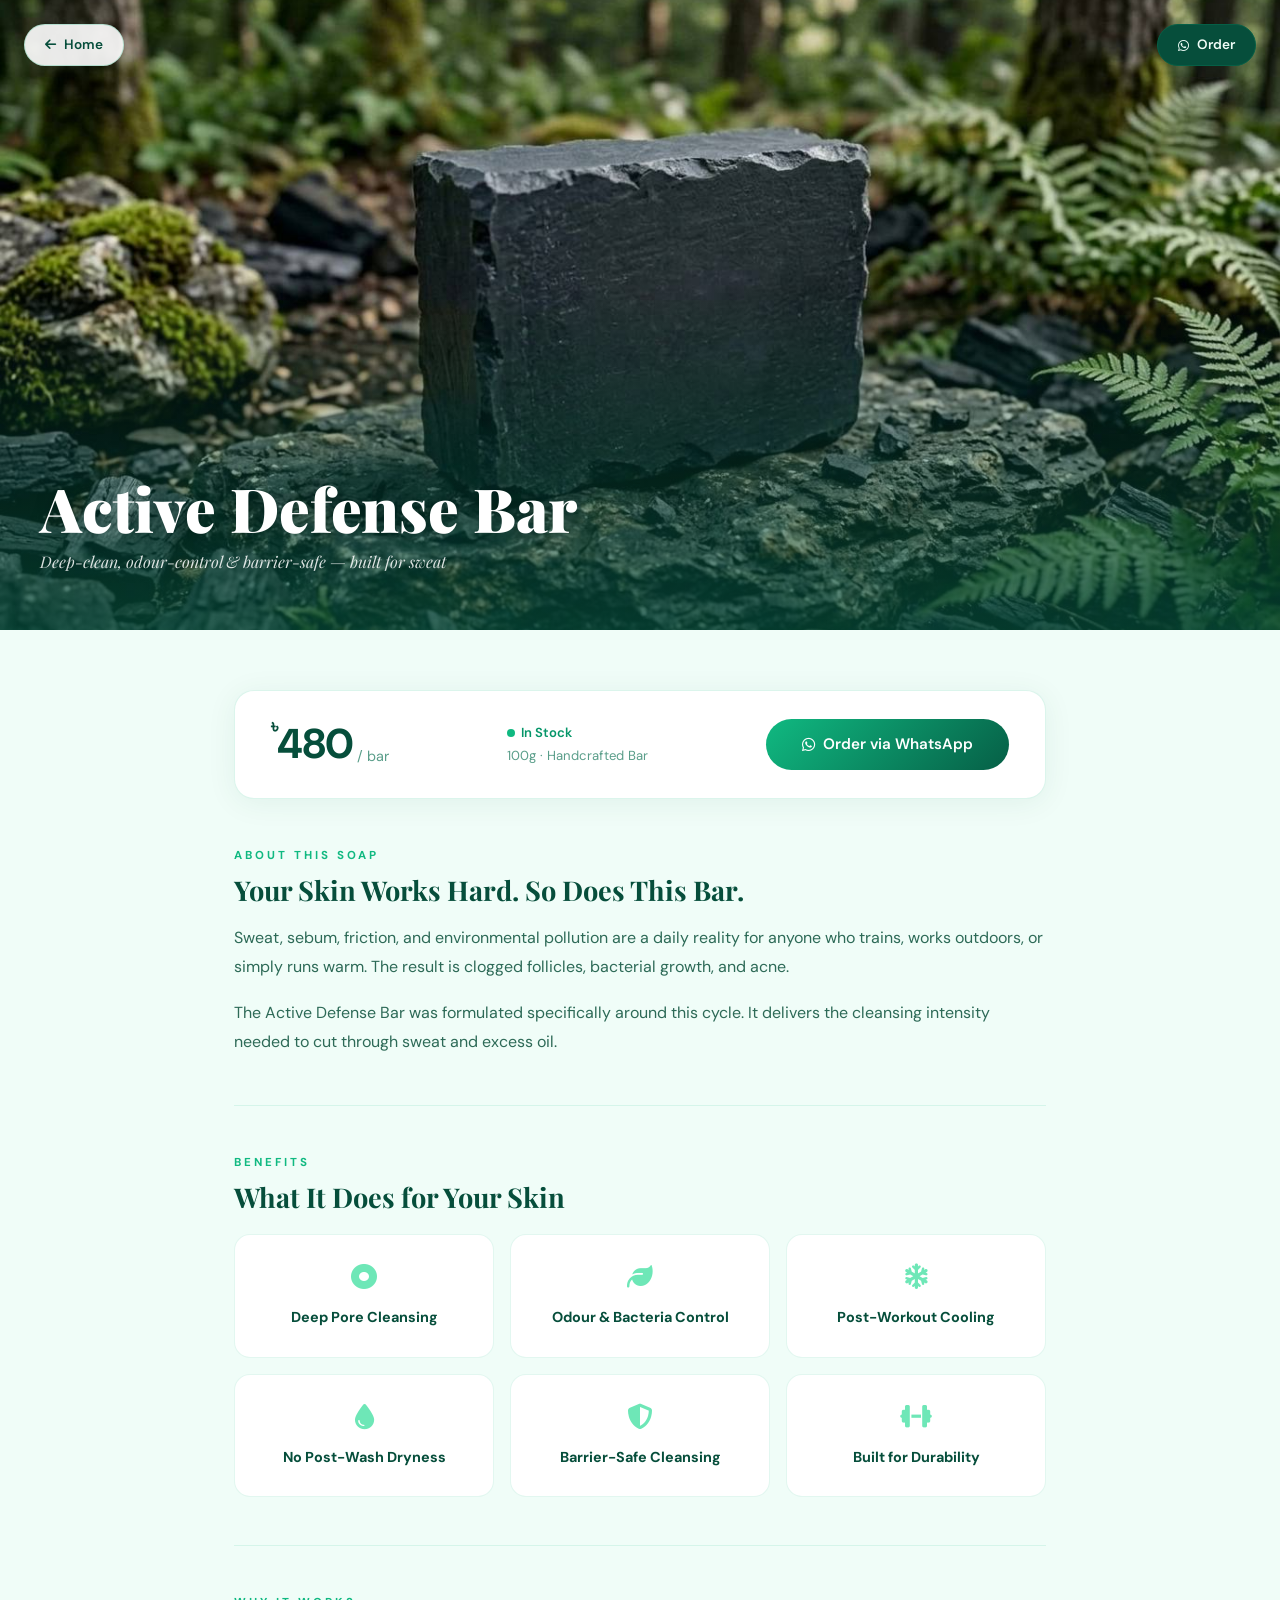
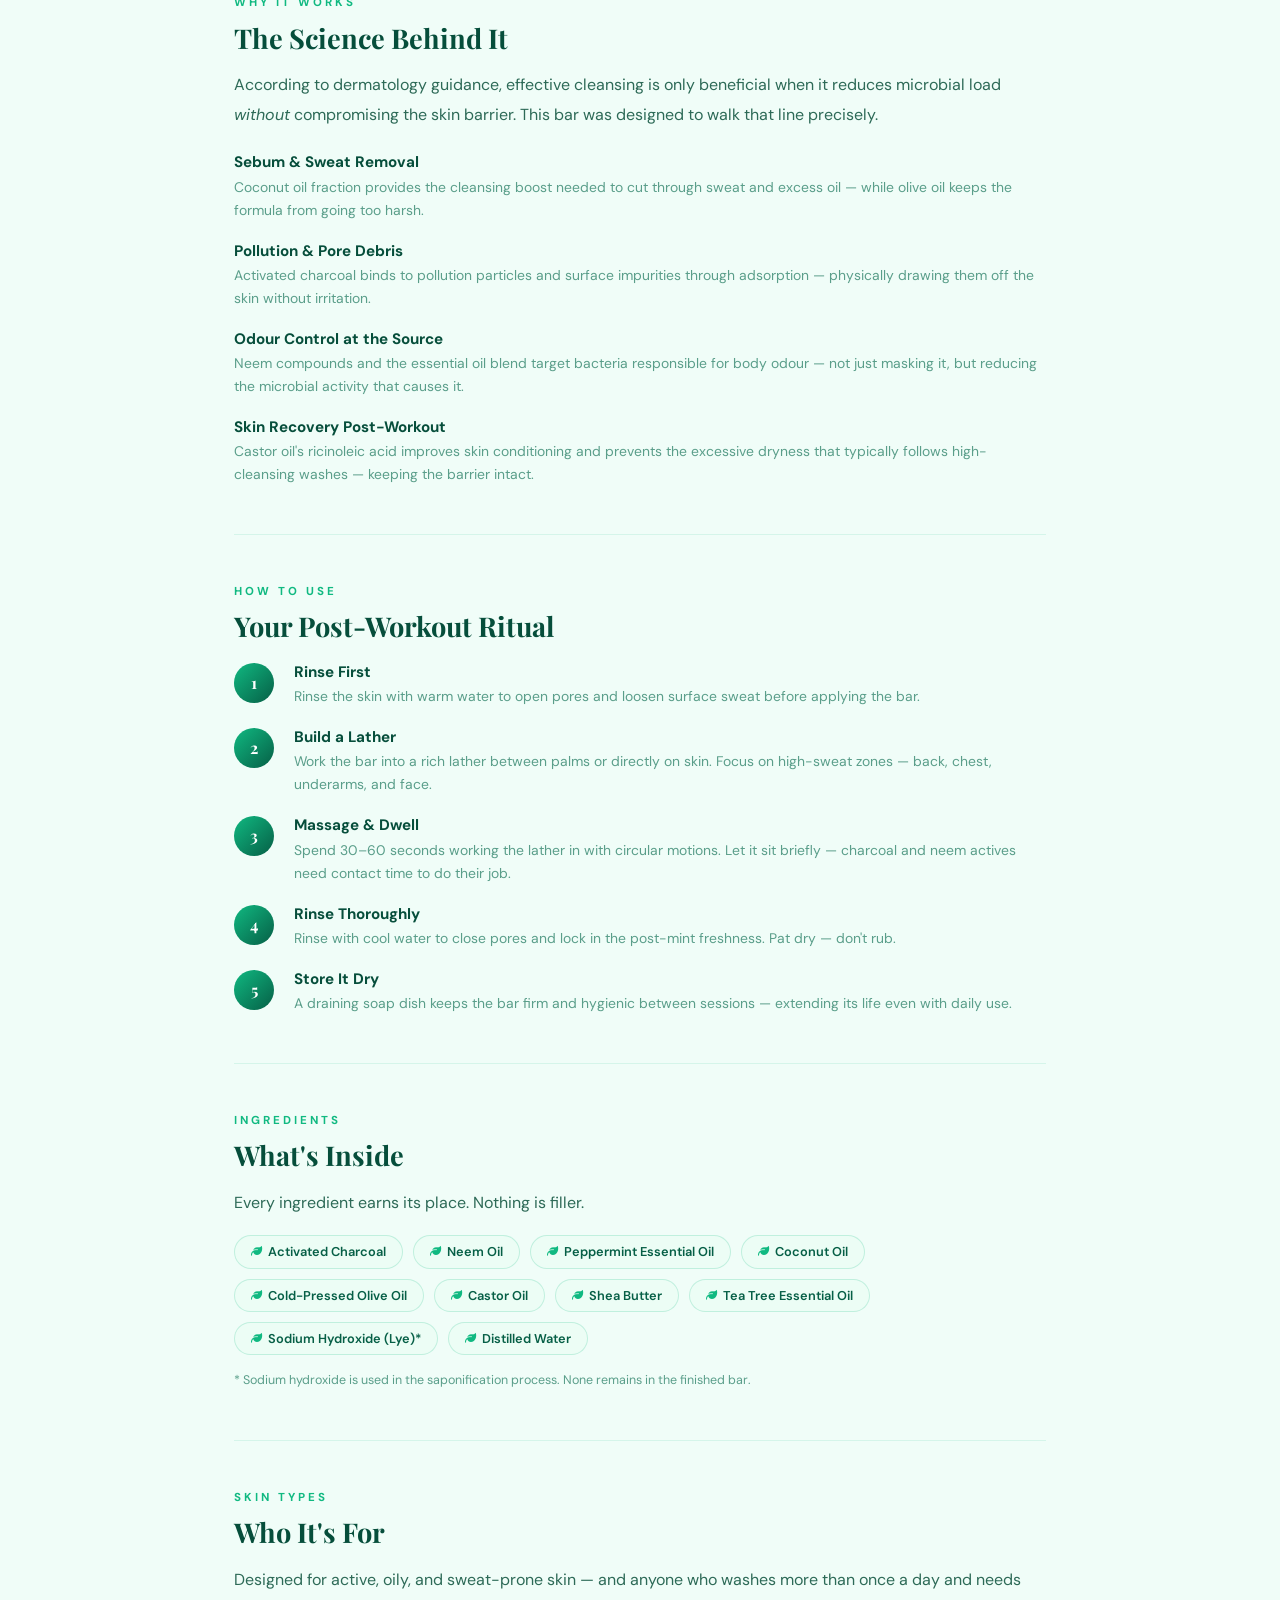
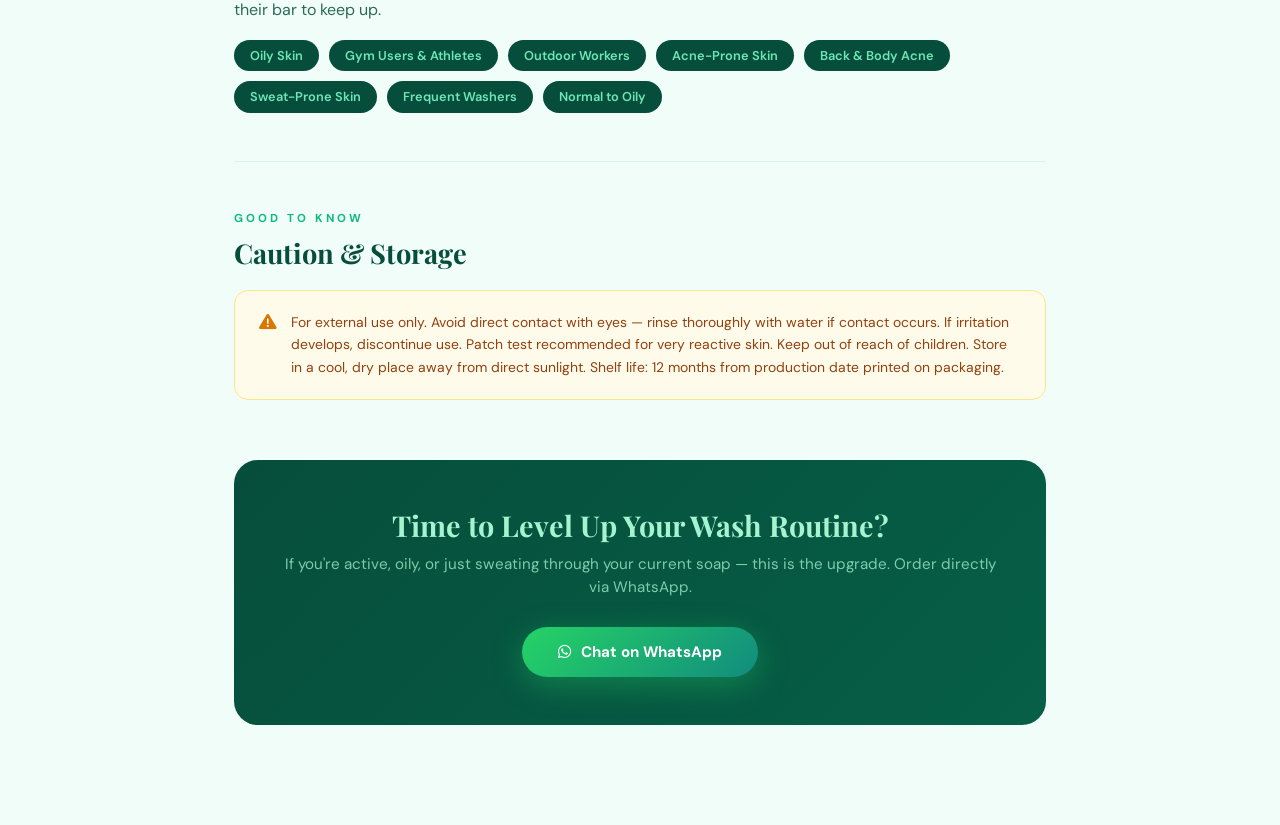
<file: active-defense-bar.html>
<!DOCTYPE html>
<html lang="en">
<head>
  <meta charset="UTF-8" />
  <meta name="viewport" content="width=device-width, initial-scale=1.0" />
  <title>Active Defense Bar — Deep Cleansing Soap for Gym, Oily & Acne-Prone Skin | Eco Nur</title>
  <meta name="description" content="A dermatology-aligned handcrafted soap bar for active, oily, and sweat-prone skin. Activated charcoal, neem, and mint deep-clean pores, control odour, and protect the skin barrier." />

  <!-- Google Fonts -->
  <link rel="preconnect" href="https://fonts.googleapis.com" />
  <link rel="preconnect" href="https://fonts.gstatic.com" crossorigin />
  <link href="https://fonts.googleapis.com/css2?family=Playfair+Display:ital,wght@0,400;0,600;0,700;0,900;1,400;1,600&family=DM+Sans:wght@300;400;500;600;700&display=swap" rel="stylesheet" />

  <!-- Bootstrap 5 -->
  <link rel="stylesheet" href="https://cdn.jsdelivr.net/npm/bootstrap@5.3.3/dist/css/bootstrap.min.css" />

  <!-- Font Awesome 6 -->
  <link rel="stylesheet" href="https://cdnjs.cloudflare.com/ajax/libs/font-awesome/6.5.1/css/all.min.css" />

  <link rel="stylesheet" href="productstyle.css">
</head>
<body>

  <!-- Home Button -->
  <a href="index.html#products" class="home-btn">
    <i class="fa fa-arrow-left"></i>
    Home
  </a>

    <a href="https://wa.me/8801410753555?text=Hello%20Eco%20Nur%2C%20I%20would%20like%20to%20buy%20Active%20Defense%20Soap%20bar" class="order-btn">
      <i class="fab fa-whatsapp"></i>
      Order
    </a>

  <!-- Hero Image -->
  <div class="product-hero">
    <img
      src="images/activedefenseproduct.jpg"
      alt="Active Defense Bar Soap"
    />
    <div class="product-hero-overlay"></div>
    <!-- <span class="product-hero-badge">For Active Skin</span> -->
    <div class="product-hero-title">
      <h1>Active Defense Bar</h1>
      <p>Deep-clean, odour-control & barrier-safe — built for sweat</p>
    </div>
  </div>

  <!-- Body -->
  <div class="product-body">

    <!-- Price Strip -->
    <div class="price-strip fade-up">
      <div class="price-amount">
        <sup>৳</sup>480<sub> / bar</sub>
      </div>
      <div class="price-meta">
        <span class="price-stock">In Stock</span>
        <span class="price-weight">100g · Handcrafted Bar</span>
      </div>
      <a
        href="https://wa.me/8801410753555?text=Hello%20Eco%20Nur%2C%20I%20would%20like%20to%20buy%20Active%20Defense%20Soap%20bar"
        target="_blank"
        rel="noopener noreferrer"
        class="btn-order"
      >
        <i class="fab fa-whatsapp"></i>
        Order via WhatsApp
      </a>
    </div>

    <!-- Description -->
    <div class="pd-section fade-up">
      <span class="pd-section-label">About This Soap</span>
      <h2>Your Skin Works Hard. So Does This Bar.</h2>
      <p>
        Sweat, sebum, friction, and environmental pollution are a daily reality for anyone who trains, works outdoors, or simply runs warm. The result is clogged follicles, bacterial growth, and acne.
      </p>
      <p style="margin-top: 14px;">
        The Active Defense Bar was formulated specifically around this cycle. It delivers the cleansing intensity needed to cut through sweat and excess oil.
    </div>

    <div class="pd-divider"></div>

    <!-- Benefits -->
<div class="pd-section fade-up">
  <span class="pd-section-label">Benefits</span>
  <h2>What It Does for Your Skin</h2>
  <div class="benefits-grid">
    <div class="benefit-card">
      <div class="benefit-icon"><i class="fa-solid fa-circle-dot"></i></div>
      <h5>Deep Pore Cleansing</h5>
    </div>
    <div class="benefit-card">
      <div class="benefit-icon"><i class="fa-solid fa-leaf"></i></div>
      <h5>Odour & Bacteria Control</h5>
    </div>
    <div class="benefit-card">
      <div class="benefit-icon"><i class="fa-solid fa-snowflake"></i></div>
      <h5>Post-Workout Cooling</h5>
    </div>
    <div class="benefit-card">
      <div class="benefit-icon"><i class="fa-solid fa-droplet"></i></div>
      <h5>No Post-Wash Dryness</h5>
    </div>
    <div class="benefit-card">
      <div class="benefit-icon"><i class="fa-solid fa-shield-halved"></i></div>
      <h5>Barrier-Safe Cleansing</h5>
    </div>
    <div class="benefit-card">
      <div class="benefit-icon"><i class="fa-solid fa-dumbbell"></i></div>
      <h5>Built for Durability</h5>
    </div>
  </div>
</div>

    <div class="pd-divider"></div>

    <!-- Clinical Formulation -->
    <div class="pd-section fade-up">
      <span class="pd-section-label">Why It Works</span>
      <h2>The Science Behind It</h2>
      <p>According to dermatology guidance, effective cleansing is only beneficial when it reduces microbial load <em>without</em> compromising the skin barrier. This bar was designed to walk that line precisely.</p>
      <div class="usage-steps" style="margin-top: 24px;">
        <div class="usage-step">
          
          <div class="step-text">
            <h5>Sebum & Sweat Removal</h5>
            <p>Coconut oil fraction provides the cleansing boost needed to cut through sweat and excess oil — while olive oil keeps the formula from going too harsh.</p>
          </div>
        </div>
        <div class="usage-step">
          
          <div class="step-text">
            <h5>Pollution & Pore Debris</h5>
            <p>Activated charcoal binds to pollution particles and surface impurities through adsorption — physically drawing them off the skin without irritation.</p>
          </div>
        </div>
        <div class="usage-step">
          
          <div class="step-text">
            <h5>Odour Control at the Source</h5>
            <p>Neem compounds and the essential oil blend target bacteria responsible for body odour — not just masking it, but reducing the microbial activity that causes it.</p>
          </div>
        </div>
        <div class="usage-step">
          
          <div class="step-text">
            <h5>Skin Recovery Post-Workout</h5>
            <p>Castor oil's ricinoleic acid improves skin conditioning and prevents the excessive dryness that typically follows high-cleansing washes — keeping the barrier intact.</p>
          </div>
        </div>
      </div>
    </div>

    <div class="pd-divider"></div>

    <!-- How to Use -->
    <div class="pd-section fade-up">
      <span class="pd-section-label">How to Use</span>
      <h2>Your Post-Workout Ritual</h2>
      <div class="usage-steps">
        <div class="usage-step">
          <div class="step-num">1</div>
          <div class="step-text">
            <h5>Rinse First</h5>
            <p>Rinse the skin with warm water to open pores and loosen surface sweat before applying the bar.</p>
          </div>
        </div>
        <div class="usage-step">
          <div class="step-num">2</div>
          <div class="step-text">
            <h5>Build a Lather</h5>
            <p>Work the bar into a rich lather between palms or directly on skin. Focus on high-sweat zones — back, chest, underarms, and face.</p>
          </div>
        </div>
        <div class="usage-step">
          <div class="step-num">3</div>
          <div class="step-text">
            <h5>Massage & Dwell</h5>
            <p>Spend 30–60 seconds working the lather in with circular motions. Let it sit briefly — charcoal and neem actives need contact time to do their job.</p>
          </div>
        </div>
        <div class="usage-step">
          <div class="step-num">4</div>
          <div class="step-text">
            <h5>Rinse Thoroughly</h5>
            <p>Rinse with cool water to close pores and lock in the post-mint freshness. Pat dry — don't rub.</p>
          </div>
        </div>
        <div class="usage-step">
          <div class="step-num">5</div>
          <div class="step-text">
            <h5>Store It Dry</h5>
            <p>A draining soap dish keeps the bar firm and hygienic between sessions — extending its life even with daily use.</p>
          </div>
        </div>
      </div>
    </div>

    <div class="pd-divider"></div>

    <!-- Ingredients -->
    <div class="pd-section fade-up">
      <span class="pd-section-label">Ingredients</span>
      <h2>What's Inside</h2>
      <p>Every ingredient earns its place. Nothing is filler.</p>
      <div class="ingredient-list">
        <span class="ing-chip"><i class="fa fa-leaf"></i> Activated Charcoal</span>
        <span class="ing-chip"><i class="fa fa-leaf"></i> Neem Oil</span>
        <span class="ing-chip"><i class="fa fa-leaf"></i> Peppermint Essential Oil</span>
        <span class="ing-chip"><i class="fa fa-leaf"></i> Coconut Oil</span>
        <span class="ing-chip"><i class="fa fa-leaf"></i> Cold-Pressed Olive Oil</span>
        <span class="ing-chip"><i class="fa fa-leaf"></i> Castor Oil</span>
        <span class="ing-chip"><i class="fa fa-leaf"></i> Shea Butter</span>
        <span class="ing-chip"><i class="fa fa-leaf"></i> Tea Tree Essential Oil</span>
        <span class="ing-chip"><i class="fa fa-leaf"></i> Sodium Hydroxide (Lye)*</span>
        <span class="ing-chip"><i class="fa fa-leaf"></i> Distilled Water</span>
      </div>
      <p style="font-size: 0.78rem; color: var(--text-light); margin-top: 14px;">
        * Sodium hydroxide is used in the saponification process. None remains in the finished bar.
      </p>
    </div>

    <div class="pd-divider"></div>

    <!-- Suitable For -->
    <div class="pd-section fade-up">
      <span class="pd-section-label">Skin Types</span>
      <h2>Who It's For</h2>
      <p>Designed for active, oily, and sweat-prone skin — and anyone who washes more than once a day and needs their bar to keep up.</p>
      <div class="skin-types">
        <span class="skin-chip">Oily Skin</span>
        <span class="skin-chip">Gym Users & Athletes</span>
        <span class="skin-chip">Outdoor Workers</span>
        <span class="skin-chip">Acne-Prone Skin</span>
        <span class="skin-chip">Back & Body Acne</span>
        <span class="skin-chip">Sweat-Prone Skin</span>
        <span class="skin-chip">Frequent Washers</span>
        <span class="skin-chip">Normal to Oily</span>
      </div>
    </div>

    <div class="pd-divider"></div>

    <!-- Caution -->
    <div class="pd-section fade-up">
      <span class="pd-section-label">Good to Know</span>
      <h2>Caution &amp; Storage</h2>
      <div class="caution-block">
        <i class="fa fa-triangle-exclamation"></i>
        <p>
          For external use only. Avoid direct contact with eyes — rinse thoroughly with water if contact occurs.
          If irritation develops, discontinue use. Patch test recommended for very reactive skin.
          Keep out of reach of children. Store in a cool, dry place away from direct sunlight.
          Shelf life: 12 months from production date printed on packaging.
        </p>
      </div>
    </div>

    <!-- Bottom CTA -->
    <div class="bottom-cta fade-up">
      <h3>Time to Level Up Your Wash Routine?</h3>
      <p>If you're active, oily, or just sweating through your current soap — this is the upgrade. Order directly via WhatsApp.</p>
      <a
        href="https://wa.me/8801410753555?text=Hello%20Eco%20Nur%2C%20I%20would%20like%20to%20buy%20Active%20Defense%20Soap%20bar"
        target="_blank"
        rel="noopener noreferrer"
        class="btn-whatsapp"
      >
        <i class="fab fa-whatsapp"></i>
        Chat on WhatsApp
      </a>
    </div>

  </div><!-- /product-body -->

  <script>
    const fadeEls = document.querySelectorAll('.fade-up');
    const observer = new IntersectionObserver((entries) => {
      entries.forEach(entry => {
        if (entry.isIntersecting) {
          entry.target.classList.add('visible');
          observer.unobserve(entry.target);
        }
      });
    }, { threshold: 0.1 });
    fadeEls.forEach(el => observer.observe(el));
  </script>

</body>
</html>
</file>
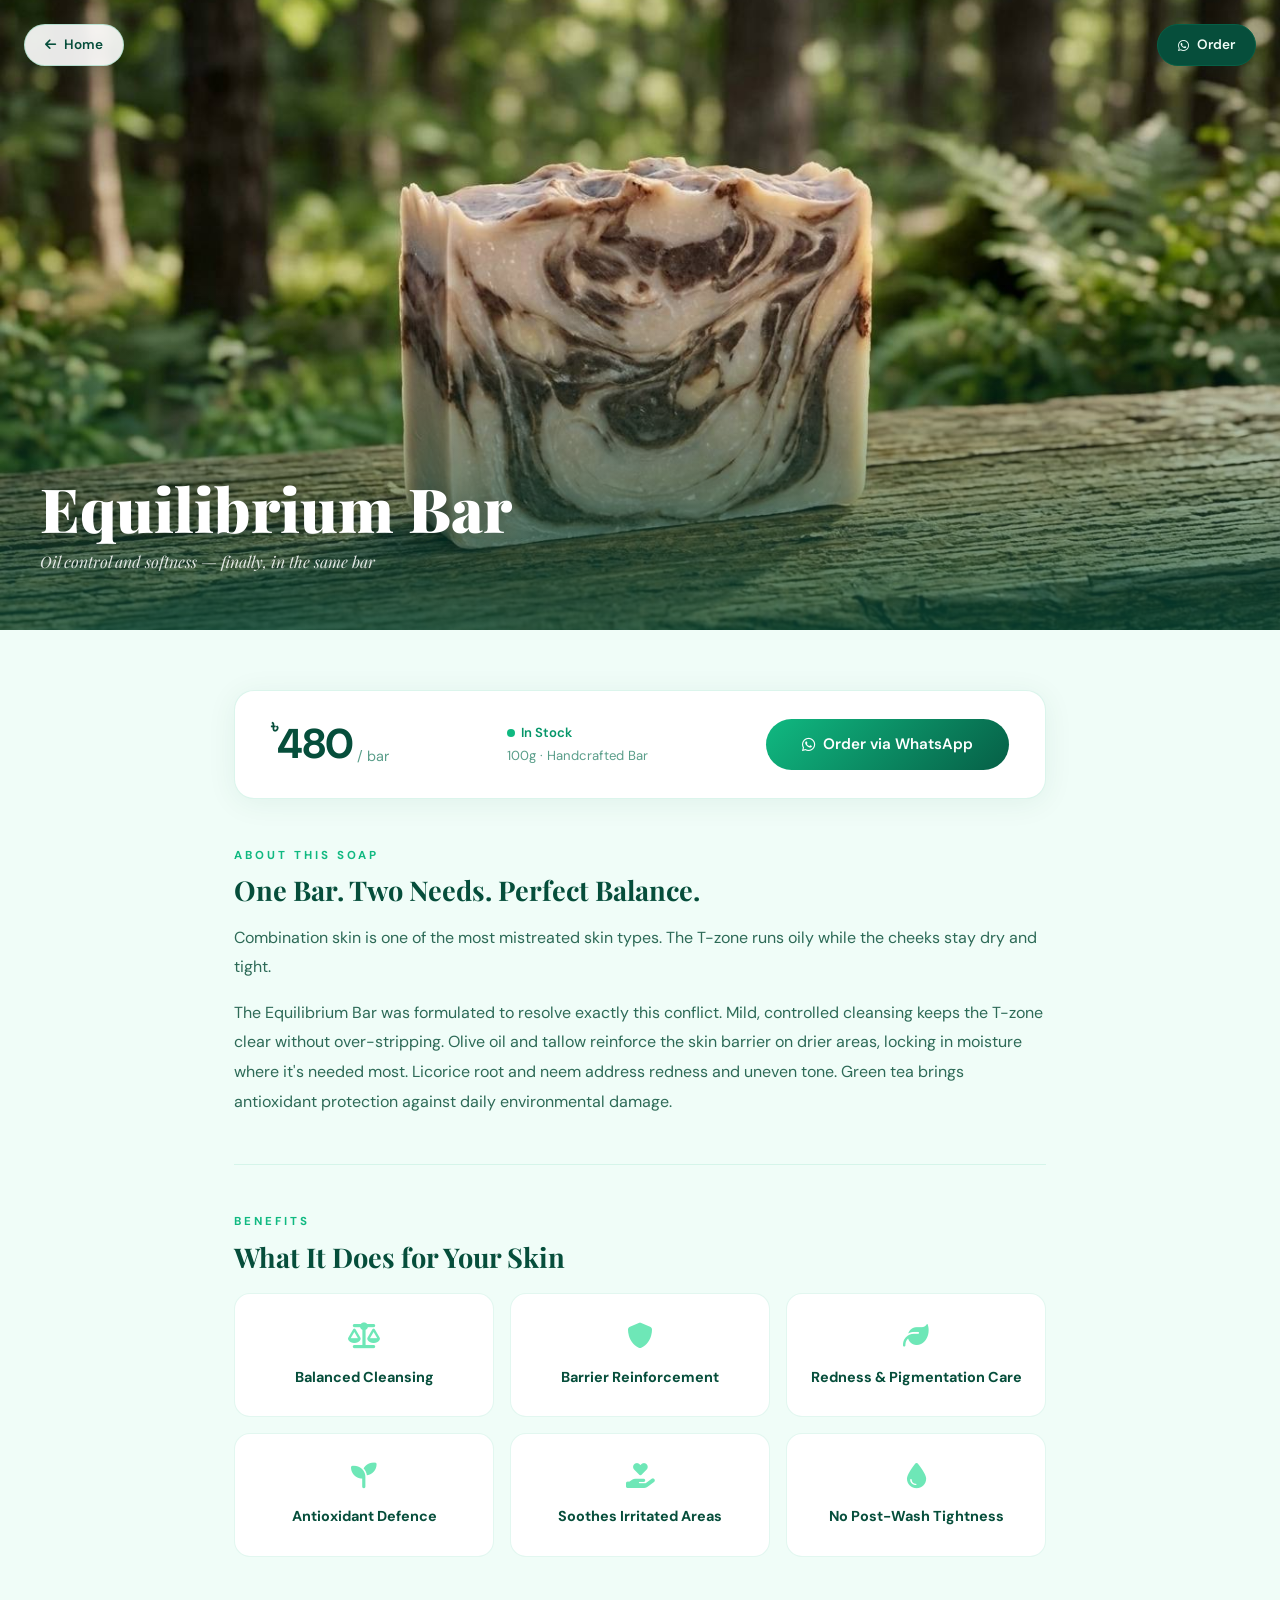
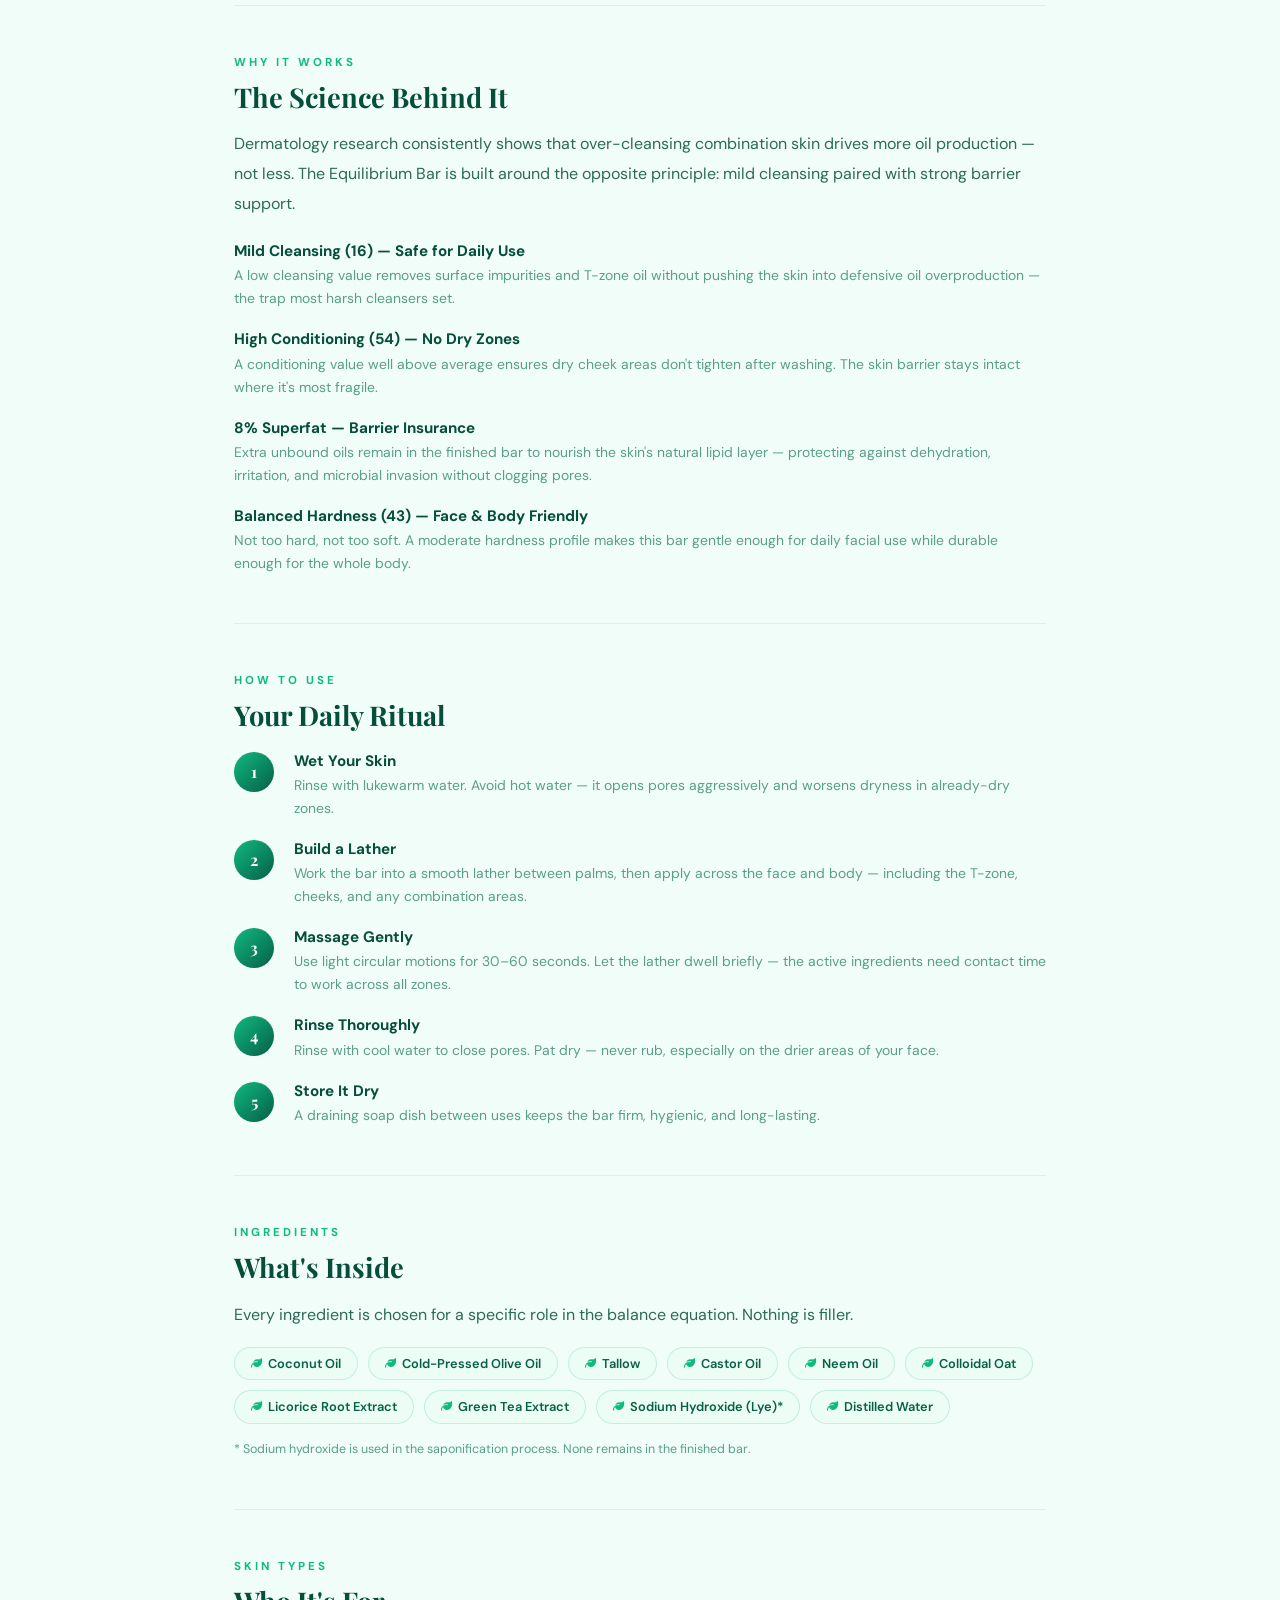
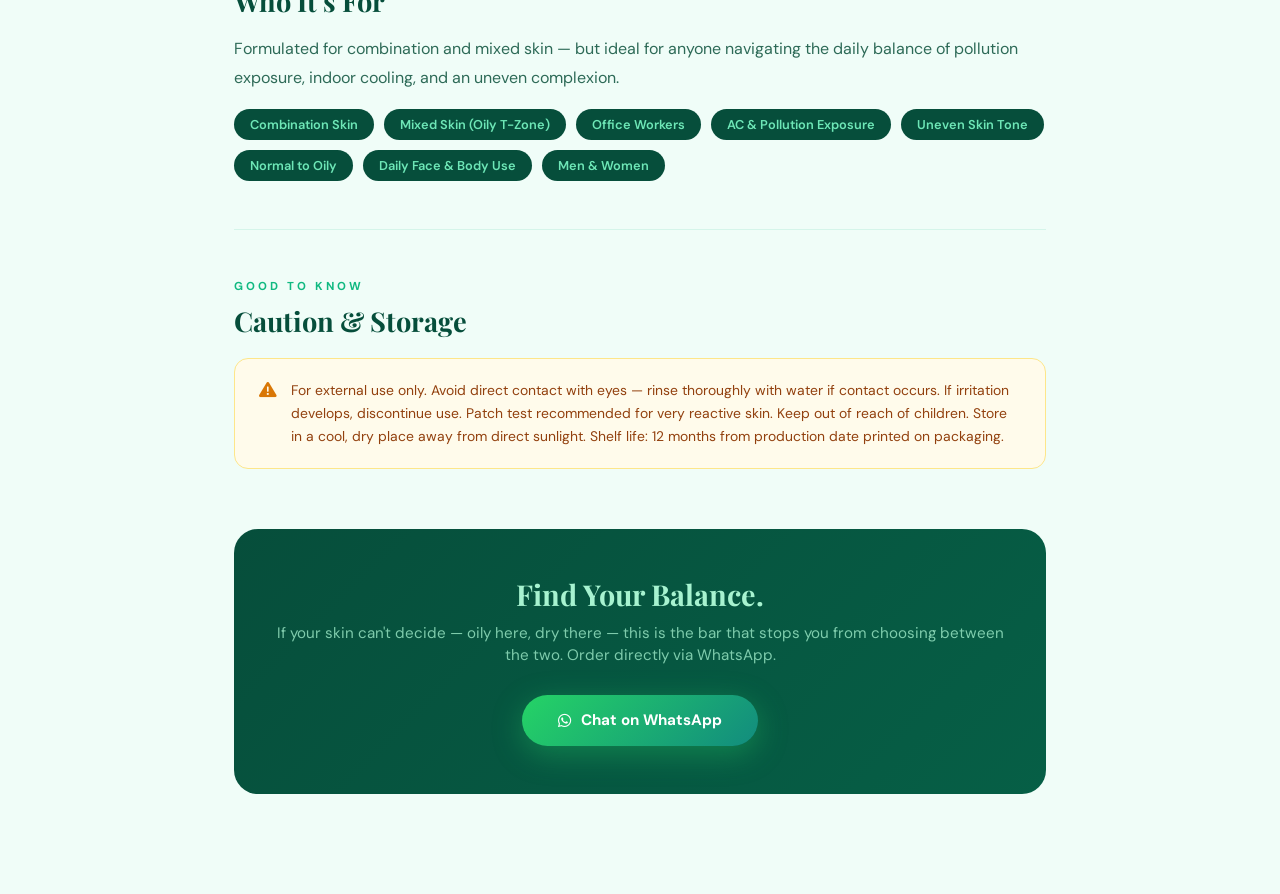
<file: equilibrium.html>
<!DOCTYPE html>
<html lang="en">
<head>
  <meta charset="UTF-8" />
  <meta name="viewport" content="width=device-width, initial-scale=1.0" />
  <title>Equilibrium Bar — Balanced Cleanser for Mixed & Combination Skin | Eco Nur </title>
  <meta name="description" content="A dermatology-aligned handcrafted soap bar for combination and mixed skin. Mild cleansing, high conditioning, and barrier-supportive oils keep the T-zone clear without drying out the cheeks." />

  <!-- Google Fonts -->
  <link rel="preconnect" href="https://fonts.googleapis.com" />
  <link rel="preconnect" href="https://fonts.gstatic.com" crossorigin />
  <link href="https://fonts.googleapis.com/css2?family=Playfair+Display:ital,wght@0,400;0,600;0,700;0,900;1,400;1,600&family=DM+Sans:wght@300;400;500;600;700&display=swap" rel="stylesheet" />

  <!-- Bootstrap 5 -->
  <link rel="stylesheet" href="https://cdn.jsdelivr.net/npm/bootstrap@5.3.3/dist/css/bootstrap.min.css" />

  <!-- Font Awesome 6 -->
  <link rel="stylesheet" href="https://cdnjs.cloudflare.com/ajax/libs/font-awesome/6.5.1/css/all.min.css" />

  <link rel="stylesheet" href="productstyle.css">
</head>
<body>

  <!-- Home Button -->
  <a href="index.html#products" class="home-btn">
    <i class="fa fa-arrow-left"></i>
    Home
  </a>

  
    <a href="https://wa.me/8801410753555?text=Hello%20Eco%20Nur%2C%20I%20would%20like%20to%20buy%20Active%20Defense%20Soap%20bar" class="order-btn">
      <i class="fab fa-whatsapp"></i>
      Order
    </a>

  <!-- Hero Image -->
  <div class="product-hero">
    <img
      src="images/equilibriumproduct.jpg"
      alt="Equilibrium Bar Soap"
    />
    <div class="product-hero-overlay"></div>
    <!-- <span class="product-hero-badge">For Mixed Skin</span> -->
    <div class="product-hero-title">
      <h1>Equilibrium Bar</h1>
      <p>Oil control and softness — finally, in the same bar</p>
    </div>
  </div>

  <!-- Body -->
  <div class="product-body">

    <!-- Price Strip -->
    <div class="price-strip fade-up">
      <div class="price-amount">
        <sup>৳</sup>480<sub> / bar</sub>
      </div>
      <div class="price-meta">
        <span class="price-stock">In Stock</span>
        <span class="price-weight">100g · Handcrafted Bar</span>
      </div>
      <a
        href="https://wa.me/8801410753555?text=Hello%20Eco%20Nur%2C%20I%20would%20like%20to%20buy%20Equilibrium%20Soap%20bar"
        target="_blank"
        rel="noopener noreferrer"
        class="btn-order"
      >
        <i class="fab fa-whatsapp"></i>
        Order via WhatsApp
      </a>
    </div>

    <!-- Description -->
    <div class="pd-section fade-up">
      <span class="pd-section-label">About This Soap</span>
      <h2>One Bar. Two Needs. Perfect Balance.</h2>
      <p>
        Combination skin is one of the most mistreated skin types. The T-zone runs oily while the cheeks stay dry and tight.
      <p style="margin-top: 14px;">
        The Equilibrium Bar was formulated to resolve exactly this conflict. Mild, controlled cleansing keeps the T-zone clear without over-stripping. Olive oil and tallow reinforce the skin barrier on drier areas, locking in moisture where it's needed most. Licorice root and neem address redness and uneven tone. Green tea brings antioxidant protection against daily environmental damage.
      </p>
    </div>

    <div class="pd-divider"></div>

    <!-- Benefits -->
<div class="pd-section fade-up">
  <span class="pd-section-label">Benefits</span>
  <h2>What It Does for Your Skin</h2>
  <div class="benefits-grid">
    <div class="benefit-card">
      <div class="benefit-icon"><i class="fa-solid fa-scale-balanced"></i></div>
      <h5>Balanced Cleansing</h5>
    </div>
    <div class="benefit-card">
      <div class="benefit-icon"><i class="fa-solid fa-shield"></i></div>
      <h5>Barrier Reinforcement</h5>
    </div>
    <div class="benefit-card">
      <div class="benefit-icon"><i class="fa-solid fa-leaf"></i></div>
      <h5>Redness & Pigmentation Care</h5>
    </div>
    <div class="benefit-card">
      <div class="benefit-icon"><i class="fa-solid fa-seedling"></i></div>
      <h5>Antioxidant Defence</h5>
    </div>
    <div class="benefit-card">
      <div class="benefit-icon"><i class="fa-solid fa-hand-holding-heart"></i></div>
      <h5>Soothes Irritated Areas</h5>
    </div>
    <div class="benefit-card">
      <div class="benefit-icon"><i class="fa-solid fa-droplet"></i></div>
      <h5>No Post-Wash Tightness</h5>
    </div>
  </div>
</div>

    <div class="pd-divider"></div>

    <!-- Clinical Formulation -->
    <div class="pd-section fade-up">
      <span class="pd-section-label">Why It Works</span>
      <h2>The Science Behind It</h2>
      <p>Dermatology research consistently shows that over-cleansing combination skin drives more oil production — not less. The Equilibrium Bar is built around the opposite principle: mild cleansing paired with strong barrier support.</p>
      <div class="usage-steps" style="margin-top: 24px;">
        <div class="usage-step">
          
          <div class="step-text">
            <h5>Mild Cleansing (16) — Safe for Daily Use</h5>
            <p>A low cleansing value removes surface impurities and T-zone oil without pushing the skin into defensive oil overproduction — the trap most harsh cleansers set.</p>
          </div>
        </div>
        <div class="usage-step">
          
          <div class="step-text">
            <h5>High Conditioning (54) — No Dry Zones</h5>
            <p>A conditioning value well above average ensures dry cheek areas don't tighten after washing. The skin barrier stays intact where it's most fragile.</p>
          </div>
        </div>
        <div class="usage-step">
          
          <div class="step-text">
            <h5>8% Superfat — Barrier Insurance</h5>
            <p>Extra unbound oils remain in the finished bar to nourish the skin's natural lipid layer — protecting against dehydration, irritation, and microbial invasion without clogging pores.</p>
          </div>
        </div>
        <div class="usage-step">
          
          <div class="step-text">
            <h5>Balanced Hardness (43) — Face & Body Friendly</h5>
            <p>Not too hard, not too soft. A moderate hardness profile makes this bar gentle enough for daily facial use while durable enough for the whole body.</p>
          </div>
        </div>
      </div>
    </div>

    <div class="pd-divider"></div>

    <!-- How to Use -->
    <div class="pd-section fade-up">
      <span class="pd-section-label">How to Use</span>
      <h2>Your Daily Ritual</h2>
      <div class="usage-steps">
        <div class="usage-step">
          <div class="step-num">1</div>
          <div class="step-text">
            <h5>Wet Your Skin</h5>
            <p>Rinse with lukewarm water. Avoid hot water — it opens pores aggressively and worsens dryness in already-dry zones.</p>
          </div>
        </div>
        <div class="usage-step">
          <div class="step-num">2</div>
          <div class="step-text">
            <h5>Build a Lather</h5>
            <p>Work the bar into a smooth lather between palms, then apply across the face and body — including the T-zone, cheeks, and any combination areas.</p>
          </div>
        </div>
        <div class="usage-step">
          <div class="step-num">3</div>
          <div class="step-text">
            <h5>Massage Gently</h5>
            <p>Use light circular motions for 30–60 seconds. Let the lather dwell briefly — the active ingredients need contact time to work across all zones.</p>
          </div>
        </div>
        <div class="usage-step">
          <div class="step-num">4</div>
          <div class="step-text">
            <h5>Rinse Thoroughly</h5>
            <p>Rinse with cool water to close pores. Pat dry — never rub, especially on the drier areas of your face.</p>
          </div>
        </div>
        <div class="usage-step">
          <div class="step-num">5</div>
          <div class="step-text">
            <h5>Store It Dry</h5>
            <p>A draining soap dish between uses keeps the bar firm, hygienic, and long-lasting.</p>
          </div>
        </div>
      </div>
    </div>

    <div class="pd-divider"></div>

    <!-- Ingredients -->
    <div class="pd-section fade-up">
      <span class="pd-section-label">Ingredients</span>
      <h2>What's Inside</h2>
      <p>Every ingredient is chosen for a specific role in the balance equation. Nothing is filler.</p>
      <div class="ingredient-list">
        <span class="ing-chip"><i class="fa fa-leaf"></i> Coconut Oil</span>
        <span class="ing-chip"><i class="fa fa-leaf"></i> Cold-Pressed Olive Oil</span>
        <span class="ing-chip"><i class="fa fa-leaf"></i> Tallow</span>
        <span class="ing-chip"><i class="fa fa-leaf"></i> Castor Oil</span>
        <span class="ing-chip"><i class="fa fa-leaf"></i> Neem Oil</span>
        <span class="ing-chip"><i class="fa fa-leaf"></i> Colloidal Oat</span>
        <span class="ing-chip"><i class="fa fa-leaf"></i> Licorice Root Extract</span>
        <span class="ing-chip"><i class="fa fa-leaf"></i> Green Tea Extract</span>
        <span class="ing-chip"><i class="fa fa-leaf"></i> Sodium Hydroxide (Lye)*</span>
        <span class="ing-chip"><i class="fa fa-leaf"></i> Distilled Water</span>
      </div>
      <p style="font-size: 0.78rem; color: var(--text-light); margin-top: 14px;">
        * Sodium hydroxide is used in the saponification process. None remains in the finished bar.
      </p>
    </div>

    <div class="pd-divider"></div>

    <!-- Suitable For -->
    <div class="pd-section fade-up">
      <span class="pd-section-label">Skin Types</span>
      <h2>Who It's For</h2>
      <p>Formulated for combination and mixed skin — but ideal for anyone navigating the daily balance of pollution exposure, indoor cooling, and an uneven complexion.</p>
      <div class="skin-types">
        <span class="skin-chip">Combination Skin</span>
        <span class="skin-chip">Mixed Skin (Oily T-Zone)</span>
        <span class="skin-chip">Office Workers</span>
        <span class="skin-chip">AC & Pollution Exposure</span>
        <span class="skin-chip">Uneven Skin Tone</span>
        <span class="skin-chip">Normal to Oily</span>
        <span class="skin-chip">Daily Face & Body Use</span>
        <span class="skin-chip">Men & Women</span>
      </div>
    </div>

    <div class="pd-divider"></div>

    <!-- Caution -->
    <div class="pd-section fade-up">
      <span class="pd-section-label">Good to Know</span>
      <h2>Caution &amp; Storage</h2>
      <div class="caution-block">
        <i class="fa fa-triangle-exclamation"></i>
        <p>
          For external use only. Avoid direct contact with eyes — rinse thoroughly with water if contact occurs.
          If irritation develops, discontinue use. Patch test recommended for very reactive skin.
          Keep out of reach of children. Store in a cool, dry place away from direct sunlight.
          Shelf life: 12 months from production date printed on packaging.
        </p>
      </div>
    </div>

    <!-- Bottom CTA -->
    <div class="bottom-cta fade-up">
      <h3>Find Your Balance.</h3>
      <p>If your skin can't decide — oily here, dry there — this is the bar that stops you from choosing between the two. Order directly via WhatsApp.</p>
      <a
        href="https://wa.me/8801410753555?text=Hello%20Eco%20Nur%2C%20I%20would%20like%20to%20buy%20Equilibrium%20Soap%20bar"
        target="_blank"
        rel="noopener noreferrer"
        class="btn-whatsapp"
      >
        <i class="fab fa-whatsapp"></i>
        Chat on WhatsApp
      </a>
    </div>

  </div><!-- /product-body -->

  <script>
    const fadeEls = document.querySelectorAll('.fade-up');
    const observer = new IntersectionObserver((entries) => {
      entries.forEach(entry => {
        if (entry.isIntersecting) {
          entry.target.classList.add('visible');
          observer.unobserve(entry.target);
        }
      });
    }, { threshold: 0.1 });
    fadeEls.forEach(el => observer.observe(el));
  </script>

</body>
</html>
</file>
<file: productstyle.css>
:root {
      --emerald: #10B981;
      --emerald-dark: #059669;
      --forest: #064E3B;
      --forest-light: #065f46;
      --mint: #6EE7B7;
      --sage: #A7F3D0;
      --pale: #ECFDF5;
      --pale-2: #f0fdf8;
      --white: #ffffff;
      --glass-border: rgba(255, 255, 255, 0.75);
      --text-dark: #0d3027;
      --text-mid: #2d6a57;
      --text-light: #5a9e8a;
      --font-display: 'Playfair Display', serif;
      --font-body: 'DM Sans', sans-serif;
      --radius-card: 20px;
      --radius-pill: 60px;
      --transition: 0.35s cubic-bezier(0.4, 0, 0.2, 1);
    }

    *, *::before, *::after { box-sizing: border-box; margin: 0; padding: 0; }
    html { scroll-behavior: smooth; font-size: 16px; }
    body {
      font-family: var(--font-body);
      background: var(--pale-2);
      color: var(--text-dark);
      overflow-x: hidden;
    }
    h1, h2, h3, h4, h5 { font-family: var(--font-display); }
    a { text-decoration: none; color: inherit; }
    img { max-width: 100%; display: block; }

    /* ── Home Button ── */
    .home-btn {
      position: fixed;
      top: 24px; left: 24px;
      z-index: 100;
      display: inline-flex;
      align-items: center;
      gap: 8px;
      background: rgba(255,255,255,0.9);
      border: 1px solid rgba(16,185,129,0.25);
      color: var(--forest);
      font-family: var(--font-body);
      font-size: 0.85rem;
      font-weight: 600;
      padding: 10px 20px;
      border-radius: var(--radius-pill);
      box-shadow: 0 4px 20px rgba(6,78,59,0.1);
      transition: all var(--transition);
    }
    .home-btn:hover {
      background: var(--forest);
      color: white;
      border-color: var(--forest);
      transform: translateX(-3px);
    }
    .home-btn i { font-size: 0.8rem; }


    .order-btn {
      position: fixed;
      top: 24px; right: 24px;
      z-index: 100;
      display: inline-flex;
      align-items: center;
      gap: 8px;
      background: var(--forest);
      border: 1px solid var(--forest-light);
      color: var(--pale-2);
      font-family: var(--font-body);
      font-size: 0.85rem;
      font-weight: 600;
      padding: 10px 20px;
      border-radius: var(--radius-pill);
      box-shadow: 0 4px 20px rgba(6,78,59,0.1);
      transition: all var(--transition);
      overflow: hidden;
      isolation: isolate;
    }

    .order-btn i { font-size: 0.8rem; }

  .order-btn::after {
  content: '';
  position: absolute;
  top: 0;
  left: 0;
  width: 50%;
  height: 100%;
  background: linear-gradient(
    120deg,
    transparent 0%,
    rgba(255, 255, 255, 0.55) 50%,
    transparent 100%
  );
  transform: translateX(-175%);
  animation: tag-shimmer 2.8s ease-in-out infinite;
  animation-delay: 1s;
  pointer-events: none;
}

@keyframes tag-shimmer {
  0%   { transform: translateX(-175%); }
  40%  { transform: translateX(250%); }
  100% { transform: translateX(250%); }
}

@media (prefers-reduced-motion: reduce) {
  .order-btn::after {
    animation: none;
  }
}





    /* ── Hero Image ── */
    .product-hero {
      position: relative;
      width: 100%;
      height: 70vh;
      min-height: 420px;
      overflow: hidden;
      background: linear-gradient(160deg, #f0fff4 0%, #dcfce7 50%, #a7f3d0 100%);
    }

    .product-hero img {
      width: 100%;
      height: 100%;
      object-fit: cover;
      object-position: center;
      display: block;
    }

    .product-hero-overlay {
      position: absolute;
      inset: 0;
      background: linear-gradient(to top, rgba(6, 78, 59, 0.726) 0%, transparent 55%);
    }

    .product-hero-badge {
      position: absolute;
      top: 32px; right: 32px;
      background: var(--emerald);
      color: white;
      font-family: var(--font-body);
      font-size: 0.7rem;
      font-weight: 700;
      letter-spacing: 2px;
      text-transform: uppercase;
      padding: 6px 16px;
      border-radius: var(--radius-pill);
      box-shadow: 0 4px 16px rgba(16,185,129,0.4);
    }

    .product-hero-title {
      position: absolute;
      bottom: 40px; left: 40px; right: 40px;
    }

    .product-hero-title h1 {
      font-size: clamp(2rem, 5vw, 3.8rem);
      font-weight: 900;
      color: white;
      line-height: 1.1;
      text-shadow: 0 2px 20px rgba(0,0,0,0.2);
    }

    .product-hero-title p {
      font-size: 1rem;
      color: rgba(255,255,255,0.85);
      margin-top: 8px;
      font-style: italic;
      font-family: var(--font-display);
    }

    /* ── Main Content ── */
    .product-body {
      max-width: 860px;
      margin: 0 auto;
      padding: 60px 24px 100px;
    }

    /* ── Price Strip ── */
    .price-strip {
      display: flex;
      align-items: center;
      justify-content: space-between;
      flex-wrap: wrap;
      gap: 16px;
      background: white;
      border: 1px solid rgba(16,185,129,0.15);
      border-radius: var(--radius-card);
      padding: 28px 36px;
      margin-bottom: 48px;
      box-shadow: 0 4px 30px rgba(6,78,59,0.07);
    }

    .price-amount {
      font-family: var(--font-body);
      font-size: 2.6rem;
      font-weight: 700;
      color: var(--forest);
      letter-spacing: -1px;
      line-height: 1;
    }

    .price-amount sup {
      font-size: 1.2rem;
      font-weight: 600;
      vertical-align: super;
    }

    .price-amount sub {
      font-size: 0.9rem;
      font-weight: 400;
      color: var(--text-light);
      letter-spacing: 0;
    }

    .price-meta {
      display: flex;
      flex-direction: column;
      gap: 4px;
    }

    .price-stock {
      display: inline-flex;
      align-items: center;
      gap: 6px;
      font-size: 0.82rem;
      font-weight: 600;
      color: var(--emerald-dark);
    }

    .price-stock::before {
      content: '';
      width: 8px; height: 8px;
      background: var(--emerald);
      border-radius: 50%;
      display: inline-block;
    }

    .price-weight {
      font-size: 0.82rem;
      color: var(--text-light);
    }

    .btn-order {
      background: linear-gradient(135deg, var(--emerald), var(--forest-light));
      color: white;
      border: none;
      border-radius: var(--radius-pill);
      padding: 14px 36px;
      font-family: var(--font-body);
      font-weight: 600;
      font-size: 0.95rem;
      cursor: pointer;
      transition: transform var(--transition), box-shadow var(--transition);
      display: inline-flex;
      align-items: center;
      gap: 8px;
    }

    .btn-order:hover {
      transform: translateY(-2px);
      box-shadow: 0 12px 35px rgba(16,185,129,0.4);
      color: white;
    }

    /* ── Section Blocks ── */
    .pd-section {
      margin-bottom: 48px;
    }

    .pd-section-label {
      font-family: var(--font-body);
      font-size: 0.72rem;
      font-weight: 700;
      letter-spacing: 3px;
      text-transform: uppercase;
      color: var(--emerald);
      margin-bottom: 10px;
      display: block;
    }

    .pd-section h2 {
      font-size: 1.7rem;
      font-weight: 700;
      color: var(--forest);
      margin-bottom: 16px;
      line-height: 1.2;
    }

    .pd-section p {
      font-size: 1rem;
      color: var(--text-mid);
      line-height: 1.85;
    }

    .pd-divider {
      height: 1px;
      background: rgba(16,185,129,0.12);
      margin: 48px 0;
    }

    /* ── Benefits Grid ── */
    .benefits-grid {
      display: grid;
      grid-template-columns: repeat(auto-fit, minmax(200px, 1fr));
      gap: 16px;
      margin-top: 20px;
    }

    .benefit-card {
      background: white;
      border: 1px solid rgba(16,185,129,0.12);
      border-radius: 16px;
      padding: 24px 20px;
      transition: transform var(--transition), box-shadow var(--transition);
      align-items: center;
      text-align: center;
    }

    .benefit-card:hover {
      transform: translateY(-4px);
      box-shadow: 0 12px 30px rgba(6,78,59,0.09);
    }

    .benefit-icon {
      font-size: 1.6rem;
      margin-bottom: 12px;
      color: var(--mint);
    }

    .benefit-card h5 {
      font-family: var(--font-body);
      font-size: 0.9rem;
      font-weight: 700;
      color: var(--forest);
      margin-bottom: 6px;
    }

    .benefit-card p {
      font-size: 0.82rem;
      color: var(--text-light);
      line-height: 1.6;
      margin: 0;
    }

    /* ── Usage Steps ── */
    .usage-steps {
      display: flex;
      flex-direction: column;
      gap: 20px;
      margin-top: 20px;
    }

    .usage-step {
      display: flex;
      align-items: flex-start;
      gap: 20px;
    }

    .step-num {
      width: 40px; height: 40px;
      min-width: 40px;
      background: linear-gradient(135deg, var(--emerald), var(--forest-light));
      border-radius: 50%;
      display: flex; align-items: center; justify-content: center;
      font-family: var(--font-display);
      font-size: 1rem;
      font-weight: 700;
      color: white;
    }

    .step-text h5 {
      font-family: var(--font-body);
      font-size: 0.95rem;
      font-weight: 700;
      color: var(--forest);
      margin-bottom: 4px;
    }

    .step-text p {
      font-size: 0.87rem;
      color: var(--text-light);
      line-height: 1.65;
      margin: 0;
    }

    /* ── Ingredients List ── */
    .ingredient-list {
      display: flex;
      flex-wrap: wrap;
      gap: 10px;
      margin-top: 18px;
    }

    .ing-chip {
      background: var(--pale);
      border: 1px solid rgba(16,185,129,0.2);
      color: var(--forest-light);
      font-size: 0.8rem;
      font-weight: 600;
      padding: 6px 16px;
      border-radius: var(--radius-pill);
      display: inline-flex;
      align-items: center;
      gap: 6px;
    }

    .ing-chip i {
      color: var(--emerald);
      font-size: 0.7rem;
    }

    /* ── Skin Types ── */
    .skin-types {
      display: flex;
      flex-wrap: wrap;
      gap: 10px;
      margin-top: 16px;
    }

    .skin-chip {
      background: var(--forest);
      color: var(--mint);
      font-size: 0.8rem;
      font-weight: 600;
      padding: 6px 16px;
      border-radius: var(--radius-pill);
    }

    /* ── Caution Block ── */
    .caution-block {
      background: #fffbeb;
      border: 1px solid #fde68a;
      border-radius: 14px;
      padding: 20px 24px;
      margin-top: 20px;
      display: flex;
      gap: 14px;
      align-items: flex-start;
    }

    .caution-block i {
      color: #d97706;
      font-size: 1.1rem;
      margin-top: 2px;
    }

    .caution-block p {
      font-size: 0.87rem;
      color: #92400e;
      line-height: 1.65;
      margin: 0;
    }

    /* ── Bottom CTA ── */
    .bottom-cta {
      background: linear-gradient(135deg, var(--forest), var(--forest-light));
      border-radius: 24px;
      padding: 48px 40px;
      text-align: center;
      margin-top: 60px;
    }

    .bottom-cta h3 {
      font-size: 1.8rem;
      font-weight: 700;
      color: var(--sage);
      margin-bottom: 10px;
    }

    .bottom-cta p {
      color: rgba(167,243,208,0.75);
      font-size: 0.95rem;
      margin-bottom: 28px;
    }

    .btn-whatsapp {
      display: inline-flex;
      align-items: center;
      gap: 10px;
      background: linear-gradient(135deg, #25D366, #128C7E);
      color: white;
      border: none;
      border-radius: var(--radius-pill);
      padding: 14px 36px;
      font-family: var(--font-body);
      font-weight: 700;
      font-size: 0.95rem;
      cursor: pointer;
      transition: all var(--transition);
      box-shadow: 0 8px 30px rgba(37,211,102,0.35);
    }

    .btn-whatsapp:hover {
      transform: translateY(-2px);
      box-shadow: 0 16px 40px rgba(37,211,102,0.5);
      color: white;
    }

    /* ── Fade-in ── */
    .fade-up {
      opacity: 0;
      transform: translateY(30px);
      transition: opacity 0.6s ease, transform 0.6s ease;
    }
    .fade-up.visible {
      opacity: 1;
      transform: translateY(0);
    }

    @media (max-width: 600px) {
      .product-hero { height: 55vh; }
      .product-hero-title { left: 20px; right: 20px; bottom: 24px; }
      .product-hero-badge { top: 80px; right: 20px; }
      .price-strip { flex-direction: column; align-items: flex-start; padding: 24px; }
      .btn-order { width: 100%; justify-content: center; }
      .product-body { padding: 40px 16px 80px; }
      .bottom-cta { padding: 36px 24px; }
    }
</file>
